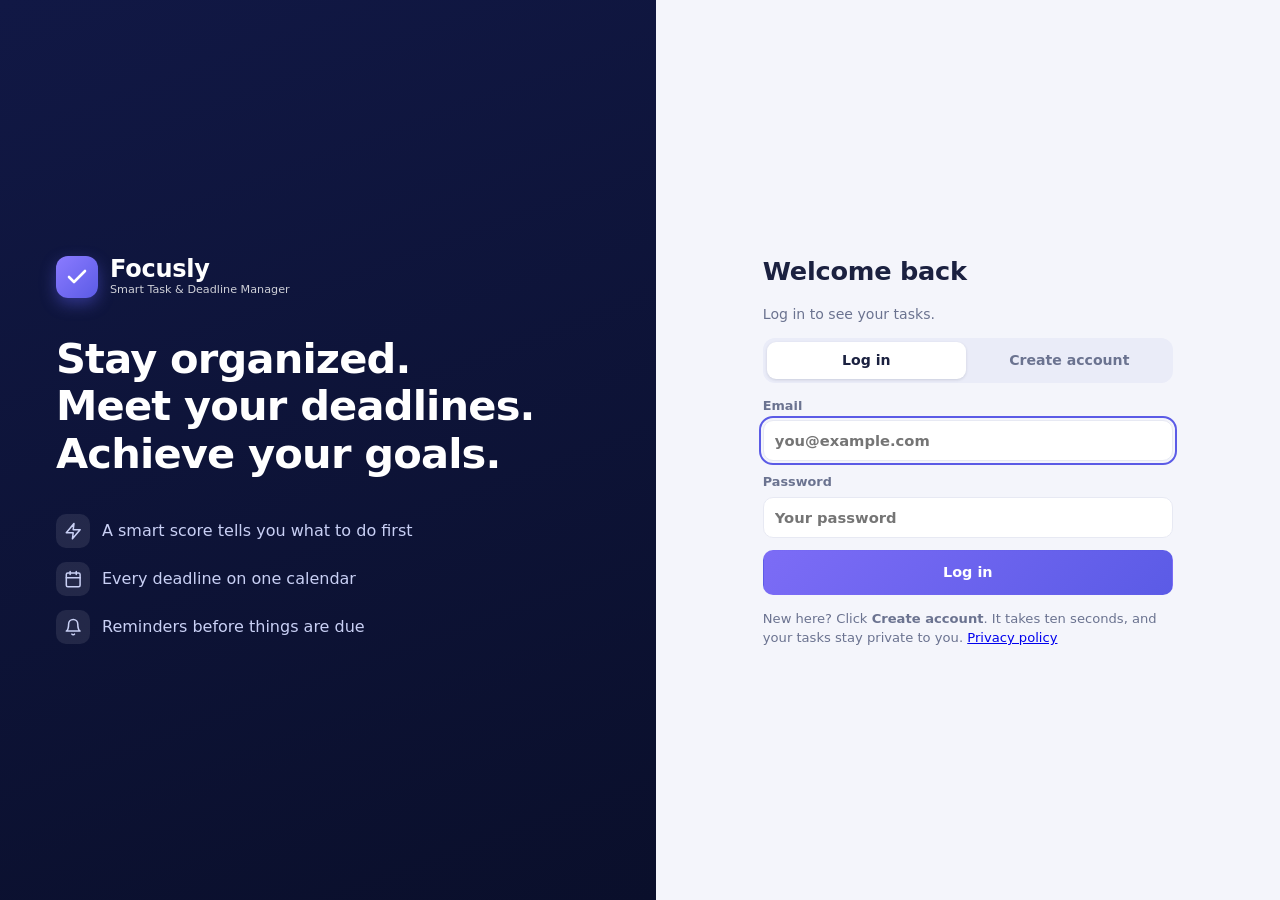
<file: src/main/resources/static/index.html>
<!DOCTYPE html>
<html lang="en">
<head>
    <meta charset="UTF-8">
    <meta name="viewport" content="width=device-width, initial-scale=1, viewport-fit=cover">
    <meta name="description" content="Focusly is a free task and deadline manager for students. Rank assignments by what to do first, see every deadline on a calendar, and get automatic reminders.">
    <meta property="og:title" content="Focusly - Smart Task &amp; Deadline Manager">
    <meta property="og:description" content="Organize assignments, prioritize tasks and never miss a deadline.">
    <meta property="og:type" content="website">
    <title>Focusly - Smart Task &amp; Deadline Manager</title>
    <meta name="theme-color" content="#111845">
    <meta name="mobile-web-app-capable" content="yes">
    <meta name="apple-mobile-web-app-capable" content="yes">
    <link rel="manifest" href="manifest.webmanifest">
    <link rel="icon" href="icons/icon-192.png">
    <link rel="apple-touch-icon" href="icons/icon-192.png">
    <link rel="stylesheet" href="css/style.css">
</head>
<body>

<!-- ================= Login / Register ================= -->
<div id="authScreen" class="auth hidden">
    <section class="auth-hero">
        <div class="brand-row">
            <span class="logo"><span data-icon="check"></span></span>
            <div><b>Focusly</b><small>Smart Task &amp; Deadline Manager</small></div>
        </div>
        <h1>Stay organized. <br>Meet your deadlines. <br>Achieve your goals.</h1>
        <ul>
            <li><span data-icon="zap"></span> A smart score tells you what to do first</li>
            <li><span data-icon="calendar"></span> Every deadline on one calendar</li>
            <li><span data-icon="bell"></span> Reminders before things are due</li>
        </ul>
    </section>

    <section class="auth-panel">
        <div class="auth-card">
            <h2 id="authHeading">Welcome back</h2>
            <p class="muted" id="authSub">Log in to see your tasks.</p>

            <div class="seg" role="tablist">
                <button type="button" id="tabLogin" class="active" role="tab">Log in</button>
                <button type="button" id="tabRegister" role="tab">Create account</button>
            </div>

            <form id="authForm" novalidate>
                <label id="nameRow" class="hidden">Your name
                    <input type="text" id="aName" maxlength="80" autocomplete="name" placeholder="e.g. Aarav Sharma">
                </label>
                <label>Email
                    <input type="email" id="aEmail" maxlength="160" autocomplete="email" placeholder="you@example.com">
                </label>
                <label>Password
                    <input type="password" id="aPassword" maxlength="100" autocomplete="current-password" placeholder="Your password">
                </label>
                <p id="authError" class="form-error hidden" role="alert"></p>
                <button type="submit" id="authSubmit" class="btn primary wide">Log in</button>
            </form>
            <p class="muted small-print">New here? Click <b>Create account</b>. It takes ten seconds, and your tasks stay private to you. <a href="privacy.html" target="_blank" rel="noopener">Privacy policy</a></p>
        </div>
    </section>
</div>

<!-- ================= Main app ================= -->
<div id="appRoot" class="app hidden">

    <aside id="sidebar" class="sidebar">
        <div class="brand-row">
            <span class="logo"><span data-icon="check"></span></span>
            <div><b>Focusly</b><small>Smart Task &amp; Deadline Manager</small></div>
        </div>

        <nav class="side-nav" aria-label="Main">
            <button type="button" class="nav-item" data-action="nav" data-page="dashboard"><span data-icon="home"></span>Dashboard</button>
            <button type="button" class="nav-item" data-action="nav" data-page="tasks"><span data-icon="check-square"></span>My Tasks</button>
            <button type="button" class="nav-item" data-action="new"><span data-icon="plus-circle"></span>Add Task</button>
            <button type="button" class="nav-item" data-action="nav" data-page="calendar"><span data-icon="calendar"></span>Calendar</button>
            <button type="button" class="nav-item" data-action="nav" data-page="subjects"><span data-icon="book"></span>Subjects</button>
            <button type="button" class="nav-item" data-action="nav" data-page="settings"><span data-icon="settings"></span>Settings</button>
        </nav>

        <div class="side-card">
            <svg viewBox="0 0 120 70" width="96" height="56" aria-hidden="true">
                <defs>
                    <linearGradient id="mt1" x1="0" y1="0" x2="0" y2="1"><stop offset="0" stop-color="#8b9cff"/><stop offset="1" stop-color="#4b55d8"/></linearGradient>
                    <linearGradient id="mt2" x1="0" y1="0" x2="0" y2="1"><stop offset="0" stop-color="#b7c1ff"/><stop offset="1" stop-color="#6a74ea"/></linearGradient>
                </defs>
                <path d="M0 70 L38 14 L66 54 L82 34 L120 70 Z" fill="url(#mt1)"/>
                <path d="M30 70 L72 8 L112 70 Z" fill="url(#mt2)" opacity=".9"/>
                <path d="M72 8 L84 26 L76 22 L72 28 L66 21 L60 26 Z" fill="#fff" opacity=".9"/>
                <path d="M72 8 V-2 L82 2 L72 5" fill="#ff6b6b"/>
            </svg>
            <p><b>Small steps<br>give big results!</b></p>
            <small>Stay focused, stay consistent.</small>
        </div>
    </aside>

    <div class="main">
        <header class="topbar">
            <button type="button" class="icon-btn menu-btn" data-action="open-nav" aria-label="Open menu"><span data-icon="menu"></span></button>
            <div class="top-brand"><span class="logo"><span data-icon="check"></span></span><div><b>Focusly</b><small id="topHello">Smart Task &amp; Deadline Manager</small></div></div>

            <label class="search">
                <span data-icon="search"></span>
                <input type="search" id="searchBox" placeholder="Search tasks, subjects..." aria-label="Search tasks and subjects" maxlength="100" autocomplete="off">
            </label>

            <div class="top-right">
                <div class="menu-wrap">
                    <button type="button" id="bellBtn" class="icon-btn" data-action="toggle-menu" data-menu="bellMenu" aria-label="Reminders">
                        <span data-icon="bell"></span><i id="bellDot" class="bell-dot hidden"></i>
                    </button>
                    <div id="bellMenu" class="dropdown hidden" role="menu"></div>
                </div>

                <div class="menu-wrap">
                    <button type="button" id="userBtn" class="user-btn" data-action="toggle-menu" data-menu="userMenu" aria-label="Account menu">
                        <span id="avatar" class="avatar">?</span>
                        <span id="userName" class="user-name"></span>
                        <span data-icon="chevron-down" class="chev"></span>
                    </button>
                    <div id="userMenu" class="dropdown hidden" role="menu">
                        <div class="dd-head"><b id="ddName"></b><small id="ddEmail"></small></div>
                        <button type="button" class="dd-item" data-action="nav" data-page="settings"><span data-icon="settings"></span>Settings</button>
                        <button type="button" class="dd-item" data-action="logout"><span data-icon="log-out"></span>Log out</button>
                    </div>
                </div>
            </div>
        </header>

        <div id="loadingBar" class="loading-bar hidden" role="progressbar" aria-label="Loading"></div>

        <main id="view" class="view" aria-live="polite"></main>
    </div>
</div>
<nav id="tabbar" class="tabbar hidden" aria-label="Main">
    <button type="button" class="tab" data-action="nav" data-page="dashboard"><span data-icon="home"></span><i>Home</i></button>
    <button type="button" class="tab" data-action="nav" data-page="tasks"><span data-icon="check-square"></span><i>Tasks</i></button>
    <button type="button" class="tab tab-add" data-action="new" aria-label="Add task"><span data-icon="plus"></span></button>
    <button type="button" class="tab" data-action="nav" data-page="calendar"><span data-icon="calendar"></span><i>Calendar</i></button>
    <button type="button" class="tab" data-action="nav" data-page="settings"><span data-icon="settings"></span><i>Settings</i></button>
</nav>
<div id="navOverlay" class="nav-overlay" data-action="close-nav"></div>

<!-- ================= Task dialog ================= -->
<dialog id="taskDialog">
    <form id="taskForm" method="dialog" novalidate>
        <h2 id="dialogTitle">New task</h2>

        <label>Title
            <input type="text" id="fTitle" maxlength="150" required placeholder="e.g. Chemistry lab report">
        </label>

        <label>Description
            <textarea id="fDescription" rows="2" maxlength="1000" placeholder="Optional details"></textarea>
        </label>

        <div class="row">
            <label>Subject
                <input type="text" id="fSubject" maxlength="80" list="subjectOptions" placeholder="e.g. Physics">
                <datalist id="subjectOptions"></datalist>
            </label>
            <label>Due date
                <input type="date" id="fDueDate" required>
            </label>
        </div>

        <div class="row">
            <label>Priority
                <select id="fPriority">
                    <option value="LOW">Low</option>
                    <option value="MEDIUM" selected>Medium</option>
                    <option value="HIGH">High</option>
                </select>
            </label>
            <label>Status
                <select id="fStatus">
                    <option value="TODO" selected>To do</option>
                    <option value="IN_PROGRESS">In progress</option>
                    <option value="DONE">Done</option>
                </select>
            </label>
        </div>

        <div class="row">
            <label>Estimated hours
                <input type="number" id="fHours" min="0.5" max="100" step="0.5" value="1">
            </label>
            <label>Remind me (days before)
                <input type="number" id="fReminder" min="0" max="30" step="1" value="1">
            </label>
        </div>

        <p id="formError" class="form-error hidden" role="alert"></p>

        <div class="dialog-actions">
            <button type="button" id="cancelBtn" class="btn">Cancel</button>
            <button type="submit" id="saveBtn" class="btn primary">Save task</button>
        </div>
    </form>
</dialog>

<dialog id="deleteDialog">
    <form id="deleteForm" method="dialog" novalidate>
        <h2>Delete your account?</h2>
        <p class="muted">This permanently deletes your account and every task in it. It cannot be undone.</p>
        <label>Type your password to confirm
            <input type="password" id="delPassword" autocomplete="current-password" maxlength="100">
        </label>
        <p id="delError" class="form-error hidden" role="alert"></p>
        <div class="dialog-actions">
            <button type="button" class="btn" data-action="delete-cancel">Cancel</button>
            <button type="submit" id="delConfirm" class="btn danger solid">Delete everything</button>
        </div>
    </form>
</dialog>

<div id="alarmBanner" class="alarm-banner hidden" role="alert"></div>
<div id="toast" class="toast hidden" role="status"></div>

<script src="js/config.js"></script>
<script src="js/app.js"></script>
</body>
</html>
</file>
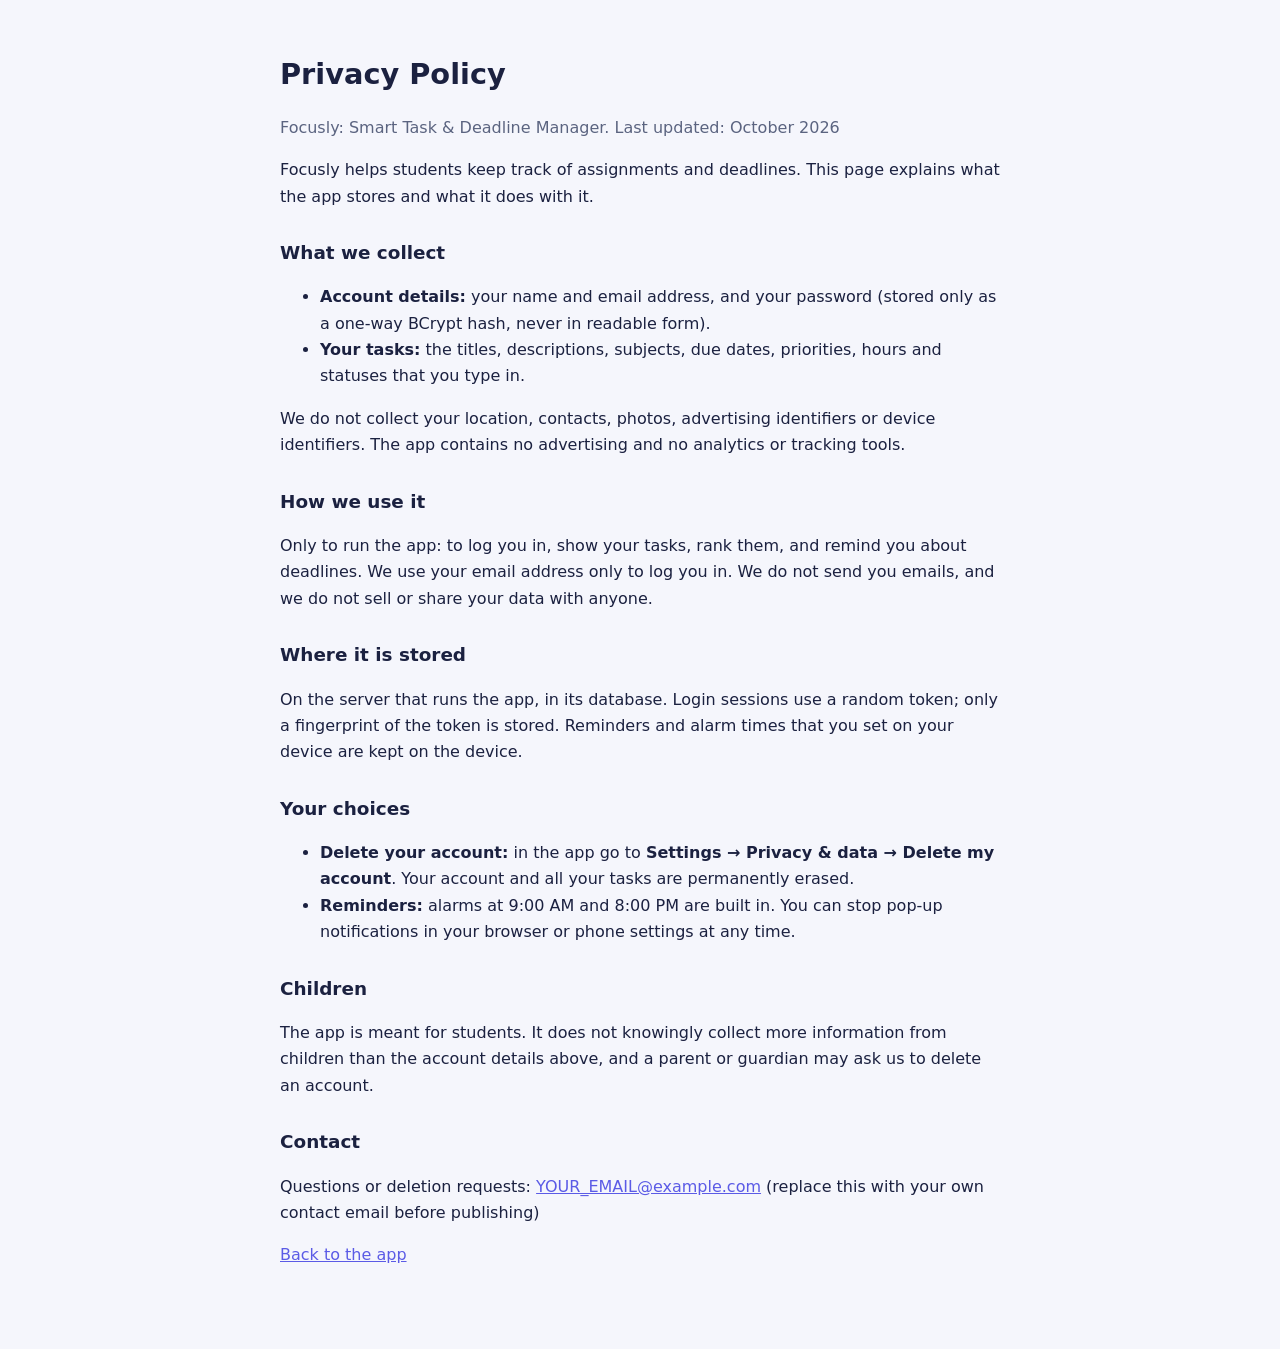
<file: src/main/resources/static/privacy.html>
<!DOCTYPE html>
<html lang="en">
<head>
<meta charset="UTF-8">
<meta name="viewport" content="width=device-width, initial-scale=1">
<title>Focusly - Privacy Policy</title>
<style>
  body { font: 16px/1.65 system-ui, -apple-system, "Segoe UI", sans-serif; color: #1b2140; background: #f5f6fc; margin: 0; }
  main { max-width: 720px; margin: 0 auto; padding: 32px 20px 64px; }
  h1 { font-size: 1.8rem; margin-bottom: 4px; } h2 { font-size: 1.15rem; margin-top: 28px; }
  .muted { color: #5b6480; } a { color: #5b5be6; }
</style>
</head>
<body>
<main>
  <h1>Privacy Policy</h1>
  <p class="muted">Focusly: Smart Task &amp; Deadline Manager. Last updated: <span id="d">October 2026</span></p>

  <p>Focusly helps students keep track of assignments and deadlines. This page explains what the app stores and what it does with it.</p>

  <h2>What we collect</h2>
  <ul>
    <li><b>Account details:</b> your name and email address, and your password (stored only as a one-way BCrypt hash, never in readable form).</li>
    <li><b>Your tasks:</b> the titles, descriptions, subjects, due dates, priorities, hours and statuses that you type in.</li>
      </ul>
  <p>We do not collect your location, contacts, photos, advertising identifiers or device identifiers. The app contains no advertising and no analytics or tracking tools.</p>

  <h2>How we use it</h2>
  <p>Only to run the app: to log you in, show your tasks, rank them, and remind you about deadlines. We use your email address only to log you in. We do not send you emails, and we do not sell or share your data with anyone.</p>

  <h2>Where it is stored</h2>
  <p>On the server that runs the app, in its database. Login sessions use a random token; only a fingerprint of the token is stored. Reminders and alarm times that you set on your device are kept on the device.</p>

  <h2>Your choices</h2>
  <ul>
    <li><b>Delete your account:</b> in the app go to <b>Settings &rarr; Privacy &amp; data &rarr; Delete my account</b>. Your account and all your tasks are permanently erased.</li>
    <li><b>Reminders:</b> alarms at 9:00 AM and 8:00 PM are built in. You can stop pop-up notifications in your browser or phone settings at any time.</li>
  </ul>

  <h2>Children</h2>
  <p>The app is meant for students. It does not knowingly collect more information from children than the account details above, and a parent or guardian may ask us to delete an account.</p>

  <h2>Contact</h2>
  <p>Questions or deletion requests: <a href="mailto:YOUR_EMAIL@example.com">YOUR_EMAIL@example.com</a> (replace this with your own contact email before publishing)</p>
  <p class="muted"><a href="/">Back to the app</a></p>
</main>
</body>
</html>
</file>
<file: src/main/resources/static/css/style.css>
/* Focusly - Smart Task & Deadline Manager
   Layout: dark sidebar + light workspace. Plain CSS, no framework. */

:root {
    --bg: #f4f5fb;
    --surface: #ffffff;
    --text: #1b2140;
    --muted: #6b7390;
    --border: #e7e9f3;

    --primary: #5b5be6;
    --primary-2: #7c6cf6;
    --primary-dark: #4a4ad0;
    --primary-soft: #eceeff;

    --side-1: #111845;
    --side-2: #0a0f2b;

    --green: #1f9d68;
    --green-bg: #e3f6ec;
    --amber: #e59a0c;
    --amber-bg: #fff2d1;
    --red: #e5484d;
    --red-bg: #fdeaea;
    --blue: #3b78f0;
    --blue-bg: #e5eeff;

    --radius: 14px;
    --shadow: 0 1px 2px rgba(20, 28, 70, .05), 0 6px 22px rgba(20, 28, 70, .06);
    --sidebar-w: 280px;
}

* { box-sizing: border-box; }
html { -webkit-text-size-adjust: 100%; }

body {
    margin: 0;
    font-family: Inter, system-ui, -apple-system, "Segoe UI", Roboto, sans-serif;
    background: var(--bg);
    color: var(--text);
    line-height: 1.45;
}

.hidden { display: none !important; }
h1, h2, h3, p { margin: 0; }
button { font: inherit; color: inherit; }
:focus-visible { outline: 2px solid var(--primary); outline-offset: 2px; }

/* Icons are inline SVGs injected by app.js */
[data-icon], .ico { display: inline-flex; align-items: center; justify-content: center; flex: none; }
svg.i { width: 1.15em; height: 1.15em; fill: none; stroke: currentColor; stroke-width: 2; stroke-linecap: round; stroke-linejoin: round; }

.muted { color: var(--muted); font-size: .88rem; }

/* ---------- Buttons & inputs ---------- */
.btn {
    display: inline-flex; align-items: center; justify-content: center; gap: 8px;
    border: 1px solid var(--border);
    background: var(--surface);
    padding: 9px 16px;
    border-radius: 10px;
    font-size: .9rem;
    font-weight: 600;
    cursor: pointer;
    white-space: nowrap;
    transition: background .15s, border-color .15s, transform .05s;
}
.btn:hover { background: #f3f4fb; }
.btn:active { transform: translateY(1px); }
.btn.primary { background: linear-gradient(135deg, var(--primary-2), var(--primary)); border-color: transparent; color: #fff; }
.btn.primary:hover { filter: brightness(1.06); }
.btn.small { padding: 5px 12px; font-size: .8rem; }
.btn.wide { width: 100%; padding: 11px 16px; }
.btn:disabled { opacity: .6; cursor: default; }

select, input, textarea {
    font: inherit;
    font-size: .92rem;
    padding: 9px 11px;
    border: 1px solid var(--border);
    border-radius: 10px;
    background: #fff;
    color: var(--text);
    width: 100%;
}
input[type="checkbox"] { width: auto; padding: 0; }

.icon-btn {
    position: relative;
    display: inline-grid; place-items: center;
    width: 40px; height: 40px;
    border: none; border-radius: 12px;
    background: transparent;
    cursor: pointer;
    color: #4a5173;
}
.icon-btn:hover { background: #eceefa; }
.icon-btn svg.i { width: 21px; height: 21px; }

/* ---------- Shared brand ---------- */
.brand-row { display: flex; align-items: center; gap: 12px; }
.brand-row b { display: block; font-size: 1.5rem; letter-spacing: -.01em; line-height: 1.1; }
.brand-row small { display: block; font-size: .7rem; opacity: .8; white-space: nowrap; }
.logo {
    width: 42px; height: 42px; border-radius: 12px; flex: none;
    display: grid; place-items: center;
    background: linear-gradient(135deg, #8b7bff, #5b5be6);
    color: #fff;
    box-shadow: 0 6px 16px rgba(91, 91, 230, .45);
}
.logo svg.i { width: 24px; height: 24px; stroke-width: 2.6; }

/* ================= Auth screen ================= */
.auth { min-height: 100vh; display: grid; grid-template-columns: 1.05fr 1fr; }
.auth-hero {
    background: linear-gradient(160deg, var(--side-1), var(--side-2));
    color: #fff;
    padding: 48px 56px;
    display: flex; flex-direction: column; gap: 36px; justify-content: center;
}
.auth-hero h1 { font-size: clamp(1.8rem, 3.4vw, 2.6rem); line-height: 1.15; letter-spacing: -.02em; }
.auth-hero ul { list-style: none; margin: 0; padding: 0; display: grid; gap: 14px; color: #c9d0f5; }
.auth-hero li { display: flex; align-items: center; gap: 12px; }
.auth-hero li [data-icon] { width: 34px; height: 34px; border-radius: 10px; background: rgba(255, 255, 255, .09); }
.auth-panel { display: grid; place-items: center; padding: 32px 20px; }
.auth-card { width: min(410px, 100%); display: flex; flex-direction: column; gap: 14px; }
.auth-card h2 { font-size: 1.6rem; letter-spacing: -.01em; }
.small-print { font-size: .82rem; }
.seg { display: flex; background: #eaecf8; border-radius: 12px; padding: 4px; gap: 4px; }
.seg button {
    flex: 1; border: none; background: transparent; padding: 8px 14px; border-radius: 9px;
    font-size: .88rem; font-weight: 600; color: var(--muted); cursor: pointer;
}
.seg button.active { background: var(--surface); color: var(--text); box-shadow: 0 1px 3px rgba(20, 30, 60, .14); }
#authForm { display: flex; flex-direction: column; gap: 12px; }
label { display: flex; flex-direction: column; gap: 5px; font-size: .8rem; font-weight: 600; color: var(--muted); }
.form-error { color: var(--red); font-size: .85rem; }

/* ================= App shell ================= */
.app { display: grid; grid-template-columns: var(--sidebar-w) minmax(0, 1fr); min-height: 100vh; }

.sidebar {
    position: sticky; top: 0; height: 100vh;
    background: linear-gradient(180deg, var(--side-1), var(--side-2));
    color: #fff;
    padding: 26px 18px 22px;
    display: flex; flex-direction: column; gap: 30px;
    z-index: 30;
}
.sidebar .brand-row { padding: 0 6px; }
.side-nav { display: flex; flex-direction: column; gap: 6px; }
.nav-item {
    display: flex; align-items: center; gap: 14px;
    border: none; background: transparent;
    color: #c4caee;
    padding: 13px 16px;
    border-radius: 12px;
    font-size: .97rem; font-weight: 500;
    text-align: left; cursor: pointer;
    transition: background .15s, color .15s;
}
.nav-item svg.i { width: 22px; height: 22px; }
.nav-item:hover { background: rgba(255, 255, 255, .07); color: #fff; }
.nav-item.active {
    background: linear-gradient(135deg, #6e64f2, #4f52e0);
    color: #fff;
    box-shadow: 0 8px 20px rgba(79, 82, 224, .4);
}
.side-card {
    margin-top: auto;
    border: 1px solid rgba(255, 255, 255, .12);
    background: rgba(255, 255, 255, .05);
    border-radius: 14px;
    padding: 16px;
    display: grid; grid-template-columns: auto 1fr; column-gap: 12px; align-items: center;
}
.side-card svg { grid-row: 1 / span 2; }
.side-card p { font-size: .95rem; line-height: 1.3; }
.side-card small { grid-column: 1 / -1; margin-top: 10px; text-align: center; color: #aab2e4; font-size: .76rem; }

.main { min-width: 0; display: flex; flex-direction: column; }

.topbar {
    position: sticky; top: 0; z-index: 20;
    display: flex; align-items: center; gap: 16px;
    padding: 14px 28px;
    background: rgba(255, 255, 255, .92);
    backdrop-filter: blur(8px);
    border-bottom: 1px solid var(--border);
}
.menu-btn { display: none; }
.search {
    flex: 1; max-width: 520px;
    display: flex; flex-direction: row; align-items: center; gap: 10px;
    background: #f1f2fa; border: 1px solid var(--border); border-radius: 12px;
    padding: 0 14px; color: var(--muted); font-weight: 400;
}
.search:focus-within { border-color: var(--primary); background: #fff; }
.search input { border: none; background: transparent; padding: 11px 0; outline: none; }
.search input::-webkit-search-cancel-button { cursor: pointer; }
.top-right { margin-left: auto; display: flex; align-items: center; gap: 10px; }
.bell-dot { position: absolute; top: 8px; right: 9px; width: 9px; height: 9px; border-radius: 50%; background: var(--red); border: 2px solid #fff; }

.menu-wrap { position: relative; }
.user-btn {
    display: flex; align-items: center; gap: 10px;
    border: none; background: transparent; cursor: pointer;
    padding: 4px 8px 4px 4px; border-radius: 99px;
}
.user-btn:hover { background: #eceefa; }
.avatar {
    width: 40px; height: 40px; border-radius: 50%;
    display: grid; place-items: center;
    background: linear-gradient(135deg, #2f3a7a, #1a2150); color: #fff;
    font-weight: 700; font-size: .9rem;
}
.user-name { font-weight: 600; font-size: .92rem; }
.chev svg.i { width: 16px; height: 16px; color: var(--muted); }

.dropdown {
    position: absolute; right: 0; top: calc(100% + 8px);
    width: 300px; max-width: calc(100vw - 24px);
    background: var(--surface); border: 1px solid var(--border); border-radius: 14px;
    box-shadow: 0 14px 40px rgba(20, 28, 70, .16);
    padding: 8px; z-index: 40;
}
.dd-head { padding: 10px 12px; border-bottom: 1px solid var(--border); margin-bottom: 6px; display: grid; }
.dd-head small { color: var(--muted); overflow: hidden; text-overflow: ellipsis; }
.dd-item {
    display: flex; align-items: center; gap: 10px; width: 100%;
    border: none; background: transparent; padding: 10px 12px; border-radius: 10px;
    text-align: left; cursor: pointer; font-size: .9rem;
}
.dd-item:hover { background: #f1f2fa; }
.dd-title { padding: 8px 12px 6px; font-weight: 700; font-size: .9rem; }
.dd-row { padding: 9px 12px; border-radius: 10px; font-size: .86rem; display: flex; gap: 10px; align-items: flex-start; cursor: pointer; }
.dd-row:hover { background: #f1f2fa; }
.dd-row i { width: 8px; height: 8px; border-radius: 50%; margin-top: 7px; flex: none; background: var(--amber); }
.dd-row i.red { background: var(--red); }
.dd-row small { display: block; color: var(--muted); }
.dd-empty { padding: 14px 12px; color: var(--muted); font-size: .88rem; }

.view { padding: 26px 28px 60px; }

.loading-bar { height: 3px; position: sticky; top: 68px; z-index: 15; overflow: hidden; background: transparent; }
.loading-bar::after {
    content: ""; position: absolute; inset: 0 auto 0 0; width: 35%;
    background: var(--primary); border-radius: 3px;
    animation: slide 1s ease-in-out infinite;
}
@keyframes slide { 0% { left: -35%; } 100% { left: 100%; } }
@media (prefers-reduced-motion: reduce) { .loading-bar::after { animation: none; width: 100%; opacity: .5; } }

/* ================= Cards & headings ================= */
.card {
    background: var(--surface);
    border: 1px solid var(--border);
    border-radius: var(--radius);
    box-shadow: var(--shadow);
    padding: 20px 22px;
}
.card-head { display: flex; align-items: center; justify-content: space-between; gap: 12px; margin-bottom: 8px; flex-wrap: wrap; }
.card-title { display: flex; align-items: center; gap: 10px; font-size: 1.1rem; font-weight: 700; }
.card-title svg.i { width: 22px; height: 22px; color: var(--primary); }
.link { border: none; background: none; color: var(--primary); font-weight: 600; font-size: .85rem; cursor: pointer; padding: 4px; }
.link:hover { text-decoration: underline; }

.page-head { display: flex; align-items: flex-end; justify-content: space-between; gap: 16px; margin-bottom: 18px; flex-wrap: wrap; }
.page-head h1 { font-size: 1.6rem; letter-spacing: -.01em; }

/* ---------- Dashboard ---------- */
.dash { display: grid; grid-template-columns: minmax(0, 1fr) 340px; gap: 22px; align-items: start; }
.dash-main, .dash-side { display: flex; flex-direction: column; gap: 20px; min-width: 0; }

.greet { display: flex; justify-content: space-between; align-items: flex-start; gap: 16px; flex-wrap: wrap; }
.greet-l { display: flex; gap: 14px; align-items: center; }
.greet-l .sun { color: #f5a524; }
.greet-l .sun svg.i { width: 42px; height: 42px; }
.greet h1 { font-size: 1.85rem; letter-spacing: -.02em; }
.greet p { color: var(--muted); }
.greet-r { display: flex; gap: 10px; color: var(--muted); font-size: .92rem; text-align: right; }
.greet-r svg.i { width: 20px; height: 20px; margin-top: 2px; }

.stats { display: grid; grid-template-columns: repeat(4, minmax(0, 1fr)); gap: 14px; }
.stat {
    border-radius: var(--radius); padding: 18px 18px 16px; border: 1px solid transparent;
    display: flex; flex-direction: column; gap: 10px;
}
.stat .badge { width: 42px; height: 42px; border-radius: 50%; display: grid; place-items: center; color: #fff; }
.stat .badge svg.i { width: 21px; height: 21px; }
.stat .num { font-size: 1.9rem; font-weight: 800; line-height: 1; letter-spacing: -.02em; }
.stat .lbl { color: #3d456a; font-size: .93rem; margin-top: -4px; }
.stat.blue { background: #eef3ff; border-color: #cfdcff; } .stat.blue .badge { background: var(--blue); }
.stat.green { background: #ecf9f2; border-color: #c6ebd8; } .stat.green .badge { background: #25a56f; }
.stat.amber { background: #fff7e2; border-color: #f7e0a5; } .stat.amber .badge { background: #f5a524; }
.stat.red { background: #fff0f0; border-color: #f6cfd0; } .stat.red .badge { background: var(--red); }

/* tabs */
.tabs { display: inline-flex; background: #f0f1fa; border-radius: 10px; padding: 3px; gap: 2px; }
.tabs button { border: none; background: transparent; padding: 6px 16px; border-radius: 8px; font-size: .84rem; font-weight: 600; color: var(--muted); cursor: pointer; }
.tabs button.active { background: linear-gradient(135deg, var(--primary-2), var(--primary)); color: #fff; box-shadow: 0 2px 8px rgba(91, 91, 230, .35); }

/* task rows */
.tlist { display: flex; flex-direction: column; }
.trow {
    display: grid; grid-template-columns: 22px minmax(0, 1fr) auto 104px;
    gap: 14px; align-items: center;
    padding: 13px 4px;
    border-top: 1px solid var(--border);
}
.tlist .trow:first-child { border-top: none; }
.trow input[type="checkbox"] { width: 20px; height: 20px; accent-color: var(--primary); cursor: pointer; border-radius: 6px; }
.ttitle { font-weight: 650; font-size: .98rem; display: flex; align-items: center; gap: 8px; flex-wrap: wrap; }
.trow.DONE .ttitle > span:first-child { color: var(--muted); text-decoration: line-through; }
.tsub { display: flex; align-items: center; gap: 6px; color: var(--muted); font-size: .84rem; margin-top: 2px; }
.tsub svg.i { width: 15px; height: 15px; }
.tmeta { display: grid; grid-template-columns: 150px 92px 84px; gap: 12px; align-items: center; justify-items: start; }
.tdue { display: flex; align-items: center; gap: 8px; font-size: .88rem; color: #4a5173; white-space: nowrap; }
.tdue svg.i { width: 16px; height: 16px; }
.tdue.late { color: var(--red); }
.tact { display: flex; gap: 2px; justify-content: flex-end; }
.tact button { border: none; background: transparent; width: 34px; height: 34px; border-radius: 9px; cursor: pointer; display: grid; place-items: center; color: #5a6285; }
.tact button:hover { background: #f0f1fa; }
.tact button[data-action="delete"] { color: var(--red); }
.tact button[data-action="delete"]:hover { background: var(--red-bg); }
.tact button[data-action="start"] { color: var(--primary); }

.pill {
    display: inline-flex; align-items: center; justify-content: center;
    min-width: 78px; padding: 3px 11px; border-radius: 99px;
    font-size: .74rem; font-weight: 700; white-space: nowrap;
}
.pill.s-overdue, .pill.p-high { background: var(--red-bg); color: #c93a3f; }
.pill.s-done, .pill.p-low { background: var(--green-bg); color: #17835a; }
.pill.s-pending, .pill.s-progress { background: var(--blue-bg); color: #2f63c9; }
.pill.p-medium { background: var(--amber-bg); color: #a56d00; }
.first-tag { font-size: .68rem; font-weight: 700; color: var(--primary-dark); background: var(--primary-soft); padding: 2px 8px; border-radius: 99px; }
mark { background: #fff0a8; color: inherit; border-radius: 2px; padding: 0 1px; }

.card-foot { display: flex; justify-content: center; padding-top: 10px; border-top: 1px solid var(--border); }
.empty { text-align: center; color: var(--muted); padding: 30px 8px; font-size: .94rem; }
.empty-actions { display: flex; gap: 8px; justify-content: center; flex-wrap: wrap; margin-top: 14px; }
.error-box {
    background: var(--red-bg); border: 1px solid #f2bcbc; color: #8c2323; border-radius: 12px; padding: 14px 16px;
    display: flex; align-items: center; justify-content: space-between; gap: 12px; flex-wrap: wrap; font-size: .92rem;
}

/* bottom row */
.pair { display: grid; grid-template-columns: 1fr 1fr; gap: 20px; }
.donut-wrap { display: flex; align-items: center; gap: 22px; margin-top: 10px; flex-wrap: wrap; }
.donut { position: relative; width: 120px; height: 120px; flex: none; }
.donut svg { width: 100%; height: 100%; transform: rotate(-90deg); }
.donut b { position: absolute; inset: 0; display: grid; place-items: center; font-size: 1.15rem; }
.legend { flex: 1; min-width: 150px; display: grid; gap: 9px; font-size: .9rem; }
.legend div { display: flex; align-items: center; gap: 9px; }
.legend i { width: 10px; height: 10px; border-radius: 50%; }
.legend span { margin-left: auto; font-weight: 600; }
.legend small { color: var(--muted); margin-top: 2px; }
.qa { display: grid; gap: 10px; margin-top: 12px; }
.qa .btn { width: 100%; padding: 11px 16px; }

/* right column */
.cal-head { display: flex; align-items: center; justify-content: space-between; margin-bottom: 12px; }
.cal-head h3 { font-size: 1.1rem; }
.cal-head .arrows { display: flex; gap: 2px; }
.cal-head .arrows button { border: none; background: transparent; width: 32px; height: 32px; border-radius: 9px; cursor: pointer; display: grid; place-items: center; }
.cal-head .arrows button:hover { background: #f0f1fa; }
.mini-week, .mini-grid { display: grid; grid-template-columns: repeat(7, 1fr); text-align: center; }
.mini-week span { font-size: .74rem; color: var(--muted); padding-bottom: 8px; }
.mini-grid { row-gap: 4px; }
.md {
    position: relative; width: 34px; height: 34px; margin: 0 auto;
    border: none; background: transparent; border-radius: 50%;
    font-size: .86rem; cursor: pointer; color: var(--text);
}
.md:hover { background: #f0f1fa; }
.md.out { color: #b9bdd3; }
.md.has-done { background: #25a56f; color: #fff; font-weight: 700; }
.md.today { background: var(--primary); color: #fff; font-weight: 700; box-shadow: 0 4px 12px rgba(91, 91, 230, .4); }
.md.has-open::after, .md.has-late::after {
    content: ""; position: absolute; left: 50%; bottom: 1px; width: 5px; height: 5px; margin-left: -2.5px;
    border-radius: 50%; background: #f5a524;
}
.md.has-late::after { background: var(--red); }

.up-list { display: grid; gap: 4px; margin-top: 8px; }
.up { display: grid; grid-template-columns: 1fr auto; gap: 2px 10px; padding: 8px 0 8px 12px; border-left: 3px solid var(--amber); cursor: pointer; border-radius: 2px; }
.up:hover { background: #f8f8fd; }
.up.pr-HIGH { border-left-color: var(--red); } .up.pr-LOW { border-left-color: #25a56f; }
.up b { font-size: .84rem; color: #4a5173; }
.up span { font-size: .93rem; grid-column: 1; }
.up .pill { grid-row: 1 / span 2; grid-column: 2; align-self: center; min-width: 66px; }

.subj-list { display: grid; gap: 12px; margin-top: 10px; }
.subj-row { display: flex; align-items: center; gap: 12px; font-size: .92rem; }
.subj-row i { width: 12px; height: 12px; border-radius: 50%; flex: none; }
.subj-row small { margin-left: auto; color: var(--muted); }

/* ---------- Tasks page ---------- */
.filters { display: flex; gap: 10px; flex-wrap: wrap; align-items: center; }
.filters select { width: auto; min-width: 150px; }
.count { margin: 6px 0 4px; }

/* ---------- Calendar page ---------- */
.big-week, .big-grid { display: grid; grid-template-columns: repeat(7, minmax(0, 1fr)); gap: 6px; }
.big-week span { text-align: center; font-size: .74rem; font-weight: 700; color: var(--muted); text-transform: uppercase; letter-spacing: .05em; padding: 6px 0; }
.cal-cell {
    min-height: 92px; text-align: left; border: 1px solid var(--border); border-radius: 10px; background: #fff;
    padding: 6px; cursor: pointer; display: flex; flex-direction: column; gap: 3px; overflow: hidden;
}
.cal-cell:hover { background: #f7f8fd; }
.cal-cell.empty { background: transparent; border-color: transparent; cursor: default; }
.cal-cell.today { border-color: var(--primary); }
.cal-cell.selected { box-shadow: 0 0 0 2px var(--primary) inset; background: var(--primary-soft); }
.cal-num { font-size: .8rem; font-weight: 700; width: 24px; height: 24px; display: grid; place-items: center; border-radius: 50%; }
.cal-cell.today .cal-num { background: var(--primary); color: #fff; }
.cal-chip { display: block; font-size: .7rem; line-height: 1.3; padding: 1px 6px; border-radius: 5px; background: var(--blue-bg); color: #2f63c9; white-space: nowrap; overflow: hidden; text-overflow: ellipsis; }
.cal-chip.OVERDUE { background: var(--red-bg); color: #c93a3f; }
.cal-chip.TODAY, .cal-chip.URGENT { background: var(--amber-bg); color: #8a5900; }
.cal-chip.DONE { background: var(--green-bg); color: #17835a; text-decoration: line-through; }
.cal-more { font-size: .68rem; color: var(--muted); padding-left: 3px; }
.day-detail { margin-top: 18px; border-top: 1px solid var(--border); padding-top: 14px; }

/* ---------- Subjects page ---------- */
.subj-grid { display: grid; grid-template-columns: repeat(auto-fill, minmax(250px, 1fr)); gap: 16px; }
.subj-card { display: flex; flex-direction: column; gap: 12px; }
.subj-card h3 { display: flex; align-items: center; gap: 10px; font-size: 1.05rem; }
.subj-card h3 i { width: 14px; height: 14px; border-radius: 50%; }
.bar { height: 7px; background: #eceefa; border-radius: 99px; overflow: hidden; }
.bar span { display: block; height: 100%; border-radius: 99px; }
.subj-card .actions { display: flex; gap: 8px; margin-top: 2px; }

/* ---------- Settings page ---------- */
.settings { display: grid; gap: 18px; max-width: 720px; }
.settings h3 { font-size: 1.05rem; margin-bottom: 4px; }
.setting-row { display: flex; align-items: center; justify-content: space-between; gap: 12px; margin-top: 12px; flex-wrap: wrap; }
.chip { font-size: .78rem; padding: 3px 11px; border-radius: 99px; background: #eceefa; color: #43506b; font-weight: 600; }
.chip.on { background: var(--green-bg); color: #17835a; }
.check { flex-direction: row; align-items: center; gap: 10px; font-size: .94rem; font-weight: 500; color: var(--text); margin-top: 12px; }
.check input { width: 18px; height: 18px; accent-color: var(--primary); }

/* ================= Dialog & toast ================= */
dialog { border: none; border-radius: 16px; padding: 0; width: min(520px, 94vw); box-shadow: 0 24px 70px rgba(10, 20, 50, .35); color: var(--text); }
dialog::backdrop { background: rgba(14, 20, 50, .5); }
dialog form { padding: 24px; display: flex; flex-direction: column; gap: 14px; }
dialog h2 { font-size: 1.3rem; }
dialog .row { display: flex; gap: 12px; }
dialog .row label { flex: 1; }
.dialog-actions { display: flex; justify-content: flex-end; gap: 8px; margin-top: 4px; }

.toast {
    position: fixed; left: 50%; bottom: 24px; transform: translateX(-50%);
    background: #1b2140; color: #fff; padding: 11px 20px; border-radius: 99px;
    font-size: .9rem; box-shadow: var(--shadow); z-index: 60; max-width: 92vw;
}
.toast.error { background: var(--red); }

.alarm-banner {
    position: fixed; top: 14px; left: 50%; transform: translateX(-50%); z-index: 70;
    display: flex; align-items: center; gap: 14px; width: min(520px, calc(100vw - 24px));
    background: #fff; border: 1px solid #f3c9c9; border-left: 5px solid var(--red);
    border-radius: 14px; padding: 12px 14px; box-shadow: 0 12px 40px rgba(20,24,70,.25);
    animation: ring .5s ease 2;
}
.alarm-banner.hidden { display: none; }
.alarm-banner > div { flex: 1; min-width: 0; display: flex; flex-direction: column; gap: 2px; font-size: .9rem; }
.alarm-banner b { font-size: 1rem; }
.alarm-banner span:not(.ab-icon) { color: var(--muted, #5b6480); }
.ab-icon { width: 36px; height: 36px; border-radius: 50%; background: #fde8e8; color: var(--red); display: grid; place-items: center; flex: none; }
.ab-icon svg { width: 20px; height: 20px; }
@keyframes ring { 0%,100% { transform: translateX(-50%) rotate(0); } 25% { transform: translateX(-50%) rotate(-1.5deg); } 75% { transform: translateX(-50%) rotate(1.5deg); } }
.inline-field { flex-direction: row; align-items: center; gap: 8px; font-size: .92rem; }
.inline-field input { width: auto; }
.check.inline { margin-top: 0; }

.nav-overlay { display: none; }

/* ================= Responsive ================= */
@media (max-width: 1180px) {
    .dash { grid-template-columns: minmax(0, 1fr); }
    .dash-side { display: grid; grid-template-columns: repeat(auto-fit, minmax(300px, 1fr)); }
    .dash-side .card:first-child { grid-column: 1 / -1; }
}

@media (max-width: 900px) {
    .app { grid-template-columns: minmax(0, 1fr); }
    .sidebar { position: fixed; left: 0; top: 0; bottom: 0; width: var(--sidebar-w); transform: translateX(-102%); transition: transform .22s ease; overflow-y: auto; }
    body.nav-open .sidebar { transform: none; box-shadow: 0 0 60px rgba(0, 0, 0, .4); }
    body.nav-open .nav-overlay { display: block; position: fixed; inset: 0; background: rgba(10, 14, 40, .5); z-index: 25; }
    .menu-btn { display: inline-grid; }
    .topbar { padding: 10px 14px; gap: 8px; }
    .view { padding: 18px 14px 50px; }
    .auth { grid-template-columns: 1fr; }
    .auth-hero { padding: 28px 24px; gap: 18px; }
    .auth-hero ul { display: none; }
    .auth-hero h1 br { display: none; }
}

@media (max-width: 760px) {
    .stats { grid-template-columns: repeat(2, minmax(0, 1fr)); }
    .pair { grid-template-columns: 1fr; }
    .user-name, .chev { display: none; }
    .trow { grid-template-columns: 22px minmax(0, 1fr) auto; align-items: start; }
    .tact { width: auto; }
    .tmeta { grid-column: 2 / -1; grid-row: 2; grid-template-columns: auto auto auto; gap: 8px 12px; justify-content: start; }
    .tact { grid-column: 3; grid-row: 1; }
    .greet h1 { font-size: 1.5rem; }
    .greet-r { text-align: left; }
    .big-grid, .big-week { gap: 3px; }
    .cal-cell { min-height: 60px; padding: 3px; }
    .cal-chip { font-size: 0; height: 6px; padding: 0; border-radius: 3px; }
    dialog .row { flex-direction: column; }
    .filters select { flex: 1; min-width: 120px; }
}

/* ---- danger buttons (delete account) ---- */
.btn.danger { color: var(--red); border-color: #f1c4c4; }
.btn.danger.solid { background: var(--red); color: #fff; border-color: var(--red); }
a.btn { text-decoration: none; display: inline-flex; align-items: center; }

.ab-btns { display: flex; gap: 8px; flex: none !important; flex-direction: row !important; }
@media (max-width: 520px) { .alarm-banner { flex-wrap: wrap; } .ab-btns { width: 100%; justify-content: flex-end; } }

/* =====================================================================
   PHONE APP LOOK (screens up to 760px wide)
   Gradient header, bottom tab bar with a raised + button, rounded cards,
   bottom-sheet forms, safe-area padding for notches and home bars.
   ===================================================================== */
.top-brand, .tabbar { display: none; }

@media (max-width: 760px) {
    html { -webkit-text-size-adjust: 100%; }
    body { -webkit-tap-highlight-color: transparent; overscroll-behavior-y: none; }
    input, select, textarea { font-size: 16px !important; }          /* stops iPhone zooming into fields */
    .btn { min-height: 44px; }
    .btn.small { min-height: 38px; }

    /* ---- hide the desktop sidebar completely ---- */
    .sidebar, .nav-overlay, .menu-btn { display: none !important; }

    /* ---- gradient header ---- */
    .topbar {
        position: relative; flex-wrap: wrap; align-items: center; gap: 12px 10px;
        padding: calc(14px + env(safe-area-inset-top)) 18px 34px;
        background: linear-gradient(150deg, #3d3fd0 0%, #5b5be6 55%, #8a6cf7 100%);
        color: #fff; border-bottom: none;
        border-radius: 0 0 28px 28px;
        backdrop-filter: none;
    }
    .top-brand { display: flex; align-items: center; gap: 10px; order: 1; }
    .top-brand .logo { width: 38px; height: 38px; background: rgba(255, 255, 255, .2); box-shadow: none; border: 1px solid rgba(255, 255, 255, .3); }
    .top-brand b { display: block; font-size: 1.2rem; line-height: 1.1; }
    .top-brand small { display: block; font-size: .7rem; opacity: .85; }
    .top-right { order: 2; margin-left: auto; }
    .search { order: 3; flex: 1 1 100%; max-width: none; background: rgba(255, 255, 255, .17); border-color: rgba(255, 255, 255, .28); color: #fff; }
    .search input { color: #fff; }
    .search input::placeholder { color: rgba(255, 255, 255, .8); }
    .search:focus-within { background: #fff; border-color: #fff; color: var(--muted); }
    .search:focus-within input { color: var(--text); }
    .topbar .icon-btn { color: #fff; background: rgba(255, 255, 255, .16); border-radius: 50%; width: 42px; height: 42px; }
    .bell-dot { border-color: #5b5be6; }
    .avatar { background: rgba(255, 255, 255, .22); border: 1.5px solid rgba(255, 255, 255, .5); width: 42px; height: 42px; }
    .user-btn { padding: 0; }
    .user-btn:hover { background: transparent; }
    .loading-bar { top: 0; position: fixed; left: 0; right: 0; z-index: 60; }

    /* menus open as floating cards under the header */
    .menu-wrap { position: static; }
    .dropdown { position: fixed; left: 12px; right: 12px; top: calc(70px + env(safe-area-inset-top)); width: auto; max-width: none; border-radius: 18px; }

    /* ---- page area: cards slide up over the header ---- */
    .view { padding: 0 16px calc(104px + env(safe-area-inset-bottom)); margin-top: -18px; position: relative; }
    .page-head { margin-top: 26px; }
    .page-head h1 { font-size: 1.5rem; }
    .greet { margin-top: 26px; }
    .greet-l svg, .greet-l .sun { width: 38px; height: 38px; }
    .greet h1 { font-size: 1.35rem; }
    .greet p { font-size: .85rem; }
    .greet-r { display: none; }

    .card { border-radius: 20px; padding: 16px; box-shadow: 0 2px 4px rgba(20, 28, 70, .04), 0 10px 28px rgba(20, 28, 70, .08); border-color: transparent; }
    .dash-main, .dash-side { gap: 14px; }

    /* stat tiles: icon beside the number, compact */
    .stats { gap: 10px; }
    .stat { display: grid; grid-template-columns: 40px 1fr; grid-template-rows: auto auto; column-gap: 10px; align-items: center; padding: 12px; border-radius: 18px; }
    .stat .badge { grid-row: 1 / span 2; width: 40px; height: 40px; }
    .stat .badge svg { width: 20px; height: 20px; }
    .stat .num { font-size: 1.55rem; line-height: 1; margin: 0; }
    .stat .lbl { font-size: .78rem; margin: 0; }

    /* quick actions are replaced by the tab bar */
    .pair > .card:has([data-action="new"]) { display: none; }

    /* tasks as app-style rows */
    .trow { padding: 12px 4px; }
    .ttitle { font-size: .98rem; }
    .tmeta { font-size: .8rem; }
    .tact .icon-btn { width: 38px; height: 38px; }
    .tabs button, .seg button { min-height: 40px; }

    /* ---- bottom tab bar ---- */
    .tabbar {
        display: flex; align-items: flex-end; justify-content: space-around;
        position: fixed; left: 0; right: 0; bottom: 0; z-index: 50;
        padding: 8px 10px calc(8px + env(safe-area-inset-bottom));
        background: rgba(255, 255, 255, .97);
        border-radius: 24px 24px 0 0;
        box-shadow: 0 -6px 30px rgba(20, 28, 70, .12);
        backdrop-filter: blur(10px);
    }
    .tabbar.hidden { display: none; }
    .tab {
        flex: 1; display: flex; flex-direction: column; align-items: center; gap: 2px;
        border: none; background: transparent; color: #8a93b2; cursor: pointer;
        padding: 6px 0; font-size: .68rem; font-weight: 600; min-height: 48px;
        transition: color .15s;
    }
    .tab i { font-style: normal; }
    .tab svg.i { width: 24px; height: 24px; }
    .tab.active { color: var(--primary); }
    .tab.active svg.i { stroke-width: 2.4; }
    .tab::after { content: ""; width: 18px; height: 3px; border-radius: 3px; background: transparent; margin-top: 1px; }
    .tab.active::after { background: var(--primary); }
    .tab-add::after { display: none; }
    .tab-add {
        flex: none; width: 58px; height: 58px; min-height: 58px; padding: 0; margin: -30px 4px 0;
        border-radius: 50%; justify-content: center; color: #fff;
        background: linear-gradient(135deg, #8a6cf7, #4f52e0);
        box-shadow: 0 10px 24px rgba(79, 82, 224, .5), 0 0 0 5px #fff;
    }
    .tab-add svg.i { width: 28px; height: 28px; stroke-width: 2.6; }
    .tab-add:active { transform: scale(.94); }

    /* toast and alarm sit clear of the bars */
    .toast { bottom: calc(92px + env(safe-area-inset-bottom)); }
    .alarm-banner { top: calc(10px + env(safe-area-inset-top)); border-radius: 18px; }

    /* ---- forms slide up as a bottom sheet ---- */
    dialog { width: 100%; max-width: 100%; margin: auto 0 0 0; border-radius: 26px 26px 0 0; max-height: 94vh; overflow-y: auto; animation: sheet-up .25s ease-out; }
    dialog::before { content: ""; display: block; width: 44px; height: 5px; border-radius: 3px; background: #d5d9ea; margin: 10px auto 0; }
    dialog form { padding: 14px 18px calc(22px + env(safe-area-inset-bottom)); }
    dialog .row { flex-direction: row; }
    dialog .row label { min-width: 0; }
    dialog::backdrop { background: rgba(14, 20, 50, .55); }
    .dialog-actions .btn { flex: 1; }

    /* ---- login screen ---- */
    .auth { grid-template-columns: 1fr; background: linear-gradient(160deg, #111845, #0a0f2b); min-height: 100vh; min-height: 100dvh; }
    .auth-hero { padding: calc(36px + env(safe-area-inset-top)) 26px 74px; gap: 14px; }
    .auth-hero h1 { font-size: 1.7rem; }
    .auth-panel { padding: 0; align-items: end; }
    .auth-card { width: 100%; background: var(--bg); border-radius: 28px 28px 0 0; padding: 24px 22px calc(28px + env(safe-area-inset-bottom)); margin-top: -40px; gap: 12px; box-shadow: 0 -10px 40px rgba(0, 0, 0, .25); }
    .auth-card h2 { font-size: 1.45rem; }
    .auth-panel { margin-top: -34px; }
}

@keyframes sheet-up { from { transform: translateY(40px); opacity: .4; } to { transform: none; opacity: 1; } }
@media (prefers-reduced-motion: reduce) { dialog { animation: none !important; } }
</file>
